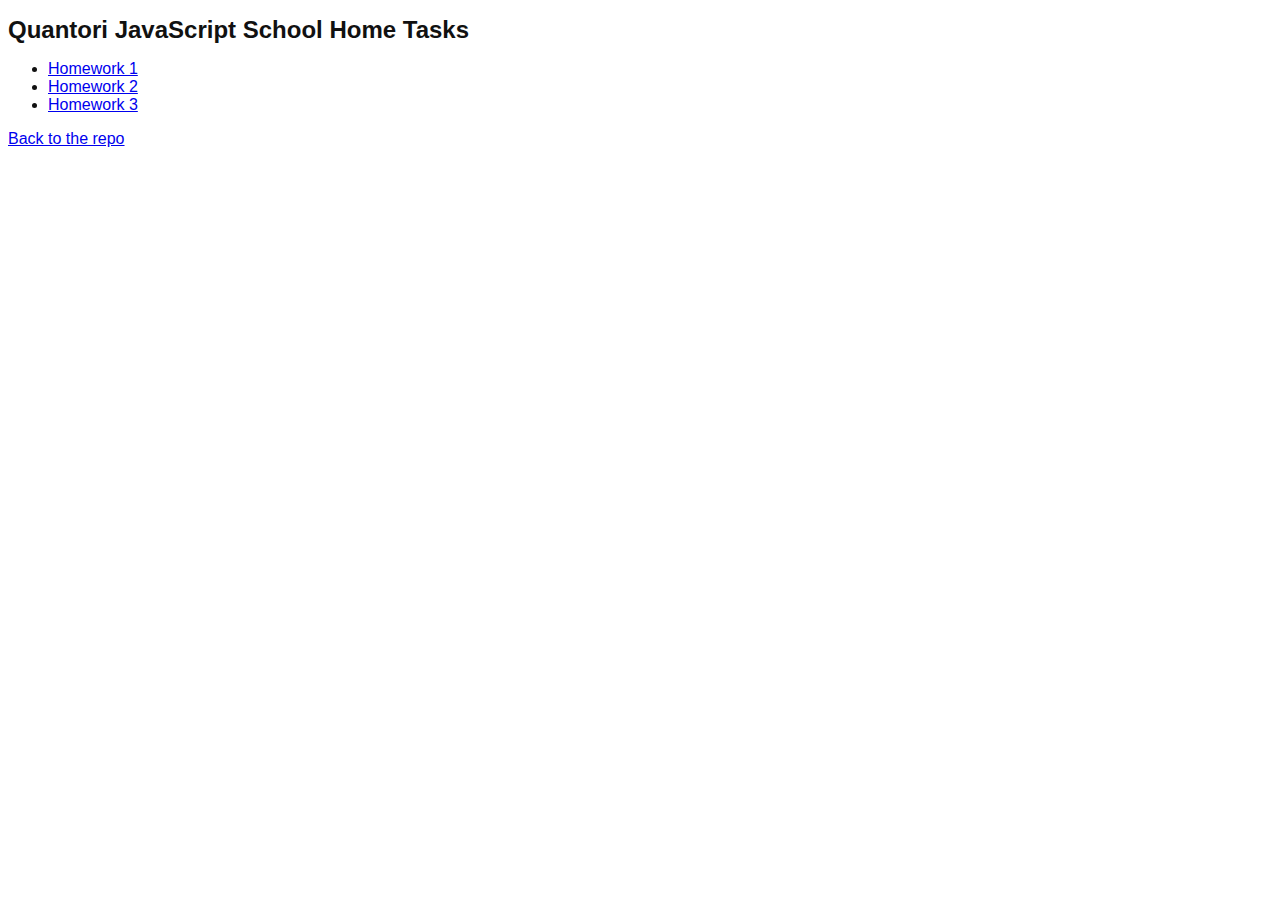
<file: index.html>
<!DOCTYPE html>
<html lang="en">
<head>
    <meta charset="UTF-8">
    <meta http-equiv="X-UA-Compatible" content="IE=edge">
    <meta name="viewport" content="width=device-width, initial-scale=1.0">
    <title>JS School Homework</title>
    <link rel="stylesheet" href="style.css">
</head>
<body>
    <h1>Quantori JavaScript School Home Tasks</h1>
	<ul>
		<li><a href="./hw1/index.html">Homework 1</a></li>
        <li><a href="./hw2/index.html">Homework 2</a></li>
        <li><a href="./hw3/index.html">Homework 3</a></li>
	</ul>
    <div><a href="https://github.com/georgiyponomarev/js-school-hw1">Back to the repo</a></div>
</body>
</html>
</file>
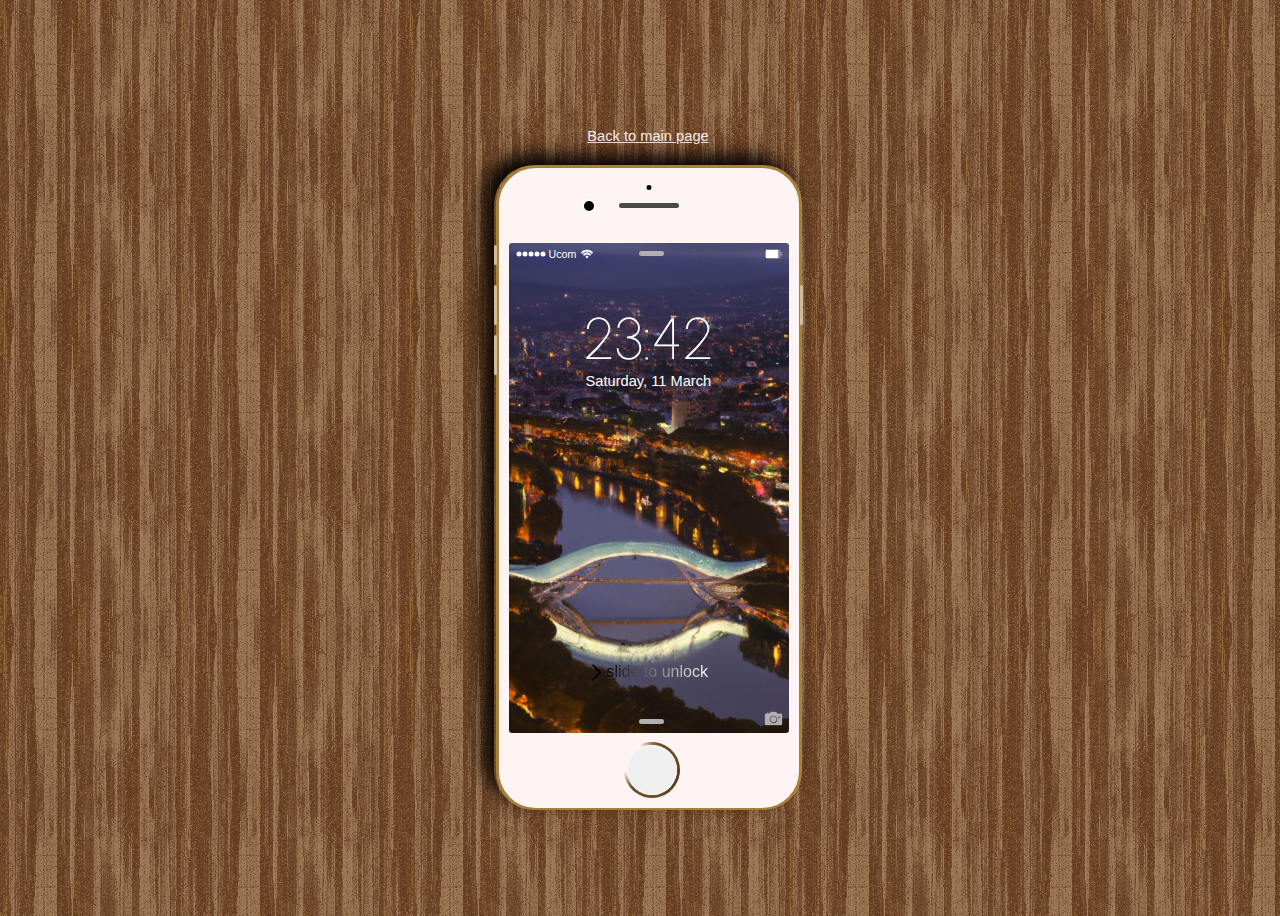
<file: hw1/index.html>
<!DOCTYPE html>
<html lang="en">
<head>
    <meta charset="UTF-8">
    <meta http-equiv="X-UA-Compatible" content="IE=edge">
    <meta name="viewport" content="width=device-width, initial-scale=1.0">
    <link rel="stylesheet" href="style.css">
    <title>Homework 1</title>
</head>
<body>
    <div class="table">
        <div class="main-page"><a class="main-page-link" href="./../index.html">Back to main page</a></div>
        <div class="smartphone-side-buttons">
            <div class="smartphone">
            <div class="screen" id="mobileScreen"></div>
                <div class="screen-items">
                    <div class="mobile-operator">
                        <img class="signal-circle" src="icons/circle.svg" width="10px" height="10px">
                        <img class="signal-circle" src="icons/circle.svg" width="10px" height="10px">
                        <img class="signal-circle" src="icons/circle.svg" width="10px" height="10px">
                        <img class="signal-circle" src="icons/circle.svg" width="10px" height="10px">
                        <img class="signal-circle rightmost" src="icons/circle.svg" width="10px" height="10px">
                        <span class="operator">Ucom</span>
                        <img src="icons/wifi-svgrepo-com.svg" alt="wifi logo" width="12px" height="12px">        
                    </div>
                    <div class="upper-bar"></div>
                    <div class="battery">
                        <img src="icons/battery.svg" alt="battery" width="20px" height="20px">
                    </div>
                    <div class="clock">
                        <span class="current-time">23:42</span>
                    </div>
                    <div class="date">
                        <span class="today">Saturday, 11 March</span>
                    </div>
                    <div class="slide-to-unlock">
                        <img class="angle" src="icons/angle.svg" width="35px" height="35px">
                        <span class="slide-to-unlock-text">slide to unlock</span>
                    </div>
                    <div class="lower-bar"></div>
                    <div class="camera-icon">
                        <img src="icons/camera.svg" alt="camera" width="25px" height="17px">
                    </div>
                </div>
            <div class="button">
                <button class="main-button" onclick="changeBackground()"></button>
            </div>
            <div class="camera1"></div>
            <div class="camera2"></div>
            <div class="speaker"></div>
        </div>
        <div class="button-volume-up"></div>
        <div class="button-volume-down"></div>
        <div class="button-on-off"></div>
        <div class="button-above-volume"></div>
    </div>
    <script src="switch_wallpaper.js"></script>
</body>
</html>
</file>
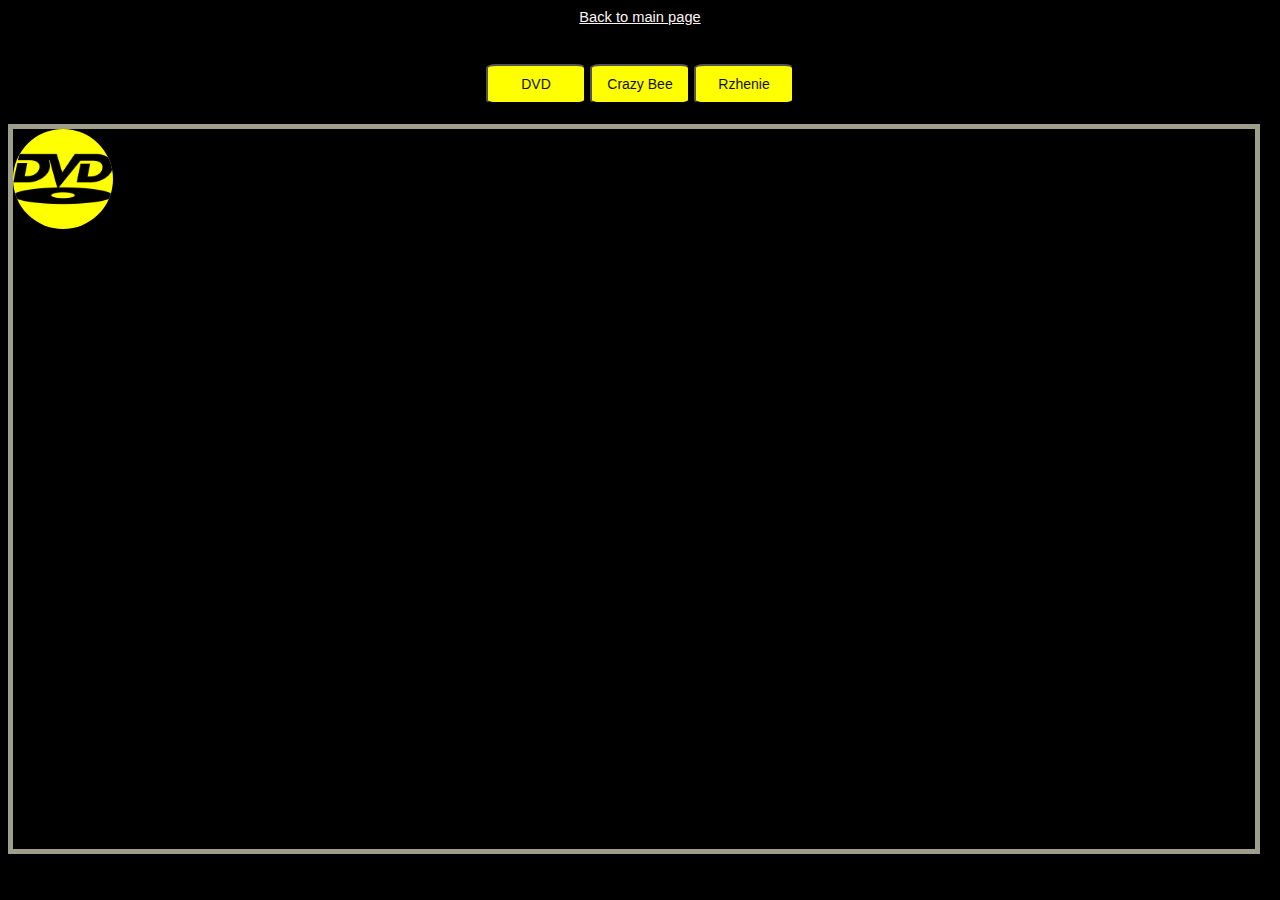
<file: hw2/index.html>
<!DOCTYPE html>
<html lang="en">
<head>
    <meta charset="UTF-8">
    <meta http-equiv="X-UA-Compatible" content="IE=edge">
    <meta name="viewport" content="width=device-width, initial-scale=1.0">
    <title>DVD Screensaver Animation</title>
    <link rel="stylesheet" href="style.css">
</head>
<body>
    <div class="main-page"><a class="main-page-link" href="./../index.html">Back to main page</a></div>s
    <div class="controls">
        <button onclick="hideShowDvd()">DVD</button>
        <button onclick="hideShowBee()">Crazy Bee</button>
        <button onclick="hideShowRzhenie()">Rzhenie</button>
    </div>
    <div class="box">
        <img id="dvd" class="dvd" src="./assets/dvd-logo-dark.png">
        <img id="bee" class="pchela" src="./assets/pchela.png">
        <img id="rzhenie" class="rzhenie" src="./assets/rzhenie.png">
    </div>
    <audio id="bounce-sound" src="./assets/sample1.mp3" type="audio/mp3"></audio>
    <audio id="fools" src="./assets/duraki.mp3" loop></audio>
    <audio id="laugh" src="./assets/rzhenie.mp3"></audio>
    <script src="script.js"></script>
</body>
</html>
</file>
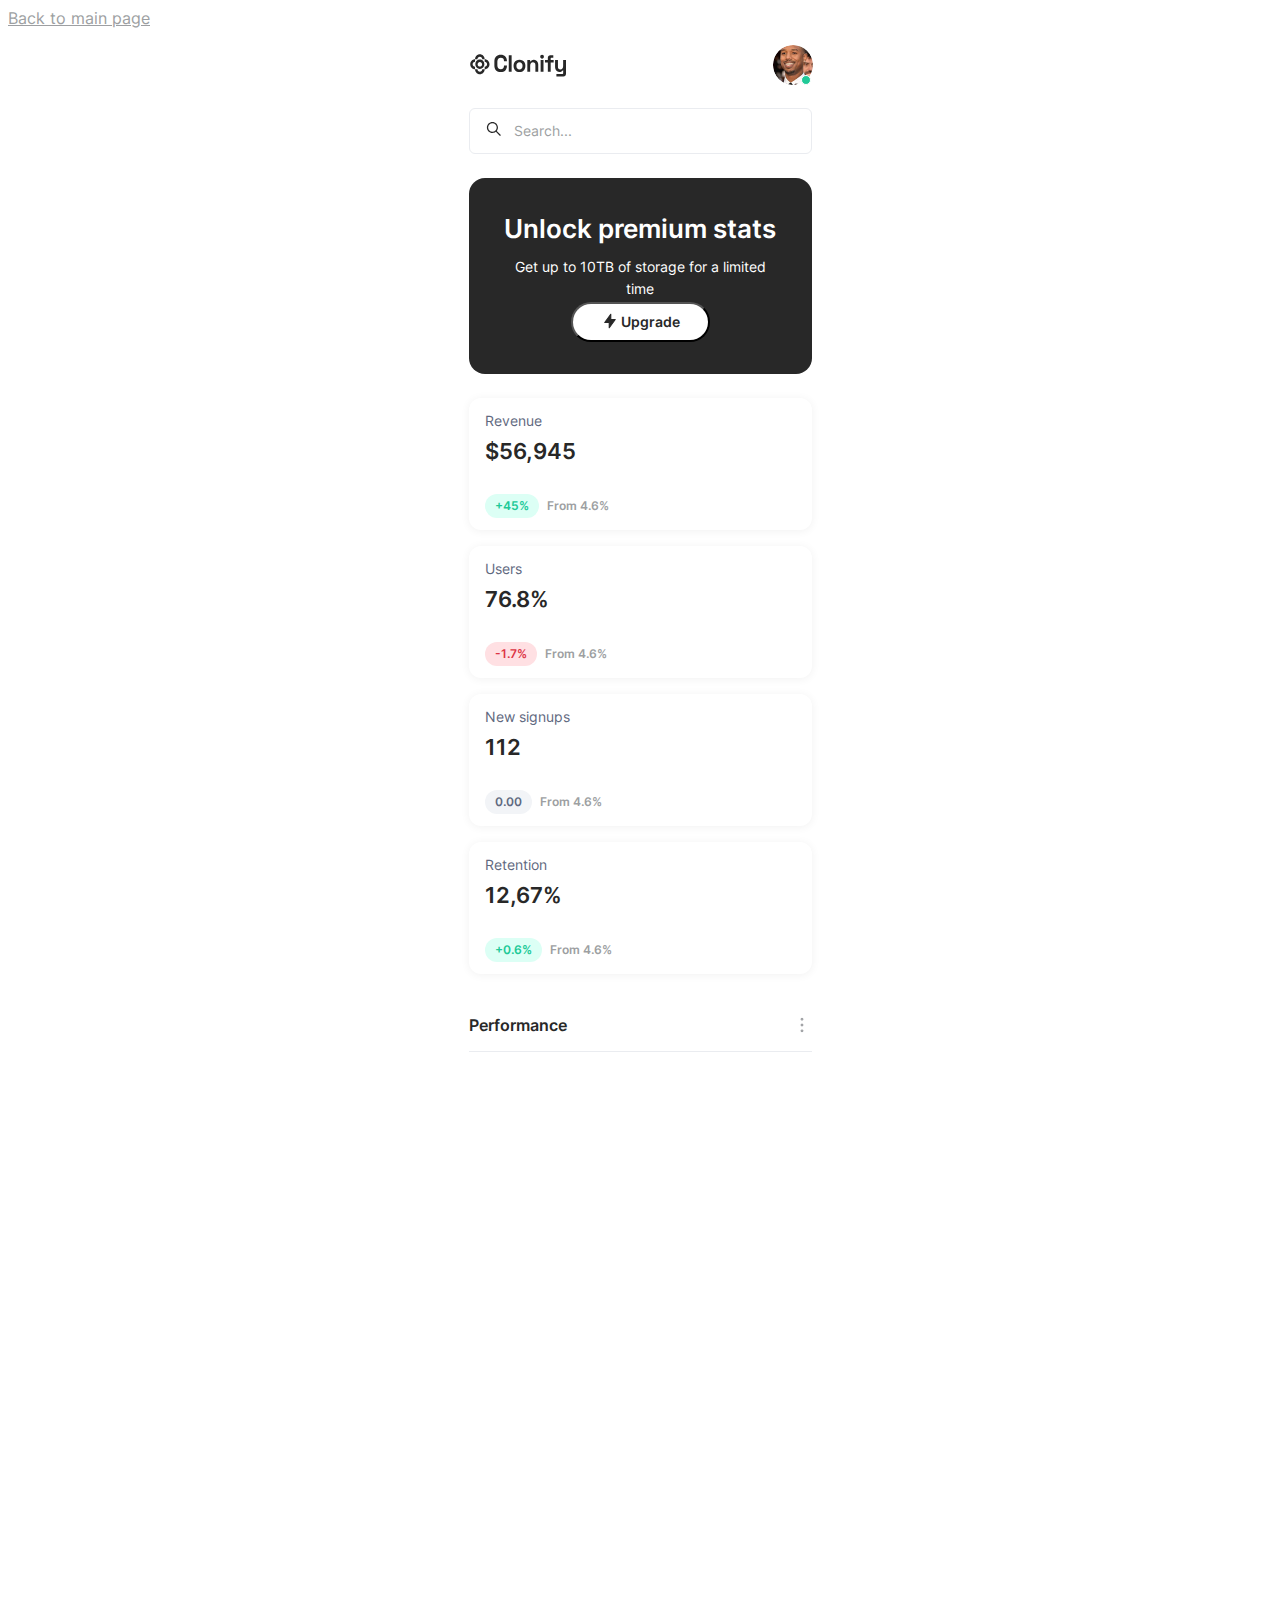
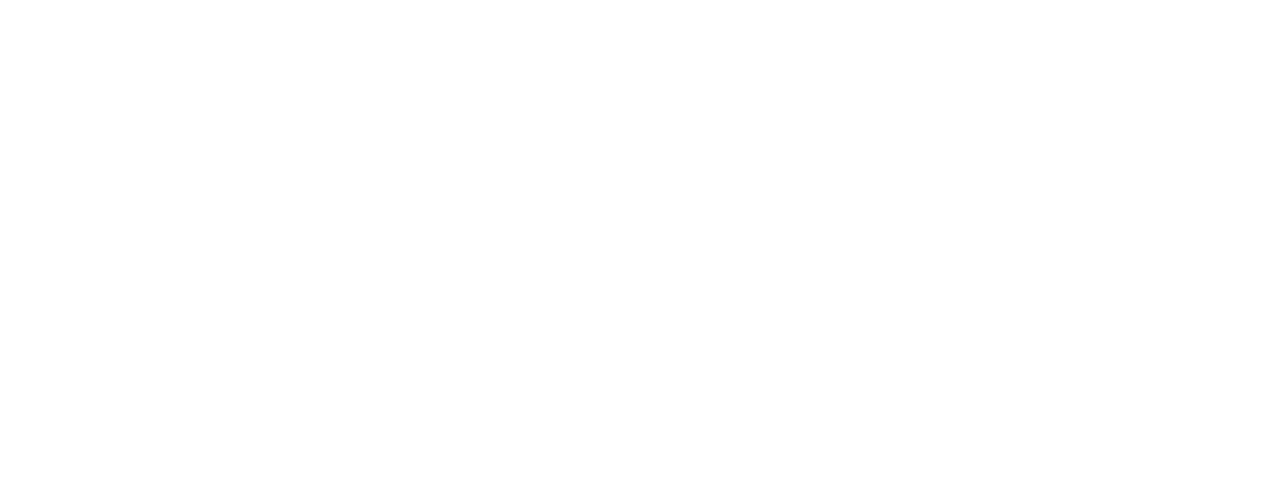
<file: hw3/index.html>
<!DOCTYPE html>
<html lang="en">
<head>
    <meta charset="UTF-8">
    <meta http-equiv="X-UA-Compatible" content="IE=edge">
    <meta name="viewport" content="width=device-width, initial-scale=1.0">
    <title>Clonify</title>
    <link rel="stylesheet" href="./styles/main_style.css">
    <link rel="stylesheet" href="./styles/header.css">
    <link rel="stylesheet" href="./styles/form.css">
    <link rel="stylesheet" href="./styles/banner.css">
    <link rel="stylesheet" href="./styles/metrics.css">
    <link rel="stylesheet" href="./styles/performance.css">
</head>
<body>
    <div class="main-page"><a class="main-page-link" href="./../index.html">Back to main page</a></div>
    <div class="container">

        <div class="header">
            <div class="header__branding">
                <img class="header__branding-logo" src="./assets/header/Logo.svg" alt="Clonify ogo">
            </div>
            <div class="header__avatar">
                <div class="header__avatar-image-placeholder">
                    <img class="header__avatar-photo" src="./assets/header/avatar.png" alt="Avatar">
                </div>
                <div class="header__avatar-indicator"></div>
            </div>
        </div>

        <div class="form">
            <div class="form__title">Label</div>
            <div class="form__input">
                <div class="form__icon-plus-input">
                    <div class="form__icon-search">
                        <img class="form__icon-search-image" src="./assets/form/search_icon.svg">
                    </div>
                    <div class="form__email">
                        Search...
                    </div>
                </div>
                <div class="form__icon-arrow-right">
                    <img src="./assets/banner/arrow-right.svg">
                </div>
            </div>
        </div>

        <div class="banner">
            <div class="banner__content">
                <span class="banner__content-heading">
                    Unlock premium stats
                </span>
                <span class="banner__content-subheading">
                    Get up to 10TB of storage for a limited time
                </span>
            </div>
            <button class="banner__button">
                <div class="banner__button-icon-placeholder">
                    <img class="banner__button-icon" src="./assets/banner/lightning.svg">
                </div>
                <div class="banner__button-text">Upgrade</div>
                <div class="banner__button-arrow-right">
                    <img src="./assets/banner/arrow-right.svg">
                </div>
            </button>
        </div>

        <div class="metrics">
            <div class="metrics__card">
                <div class="metrics__card-content">
                    <div class="metrics__card-header">
                        <span class="metrics__card-title">Revenue</span>
                        <span class="metrics__card-number">$56,945</span>
                    </div>
                    <div class="metrics__card-info">
                        <div class="metrics__card-badge">
                            <div class="metrics__card-badge-content">
                                <div class="metrics__card-badge-indicator--disabled"></div>
                                <img class="metrics__card-badge-trend-up--disabled" src="./assets/metrics/icon_trend_up.png">
                                <span class="metrics__card-badge-text">+45%</span>
                                <img class="metrics__card-badge-close--disabled" src="./assets/metrics/icon_close.png">
                            </div>   
                        </div>
                        <div class="metrics__card-info-text">
                            From 4.6%
                        </div>
                    </div>
                </div>
            </div>

            <div class="metrics__card">
                <div class="metrics__card-content">
                    <div class="metrics__card-header">
                        <span class="metrics__card-title">Users</span>
                        <span class="metrics__card-number">76.8%</span>
                    </div>
                    <div class="metrics__card-info">
                        <div class="metrics__card-badge--negative">
                            <div class="metrics__card-badge-content">
                                <div class="metrics__card-badge-indicator--disabled"></div>
                                <img class="metrics__card-badge-trend-up--disabled" src="./assets/metrics/icon_trend_up.png">
                                <span class="metrics__card-badge-text--negative">-1.7%</span>
                                <img class="metrics__card-badge-close--disabled" src="./assets/metrics/icon_close.png">
                            </div>   
                        </div>
                        <div class="metrics__card-info-text">
                            From 4.6%
                        </div>
                    </div>
                </div>
            </div>

            <div class="metrics__card">
                <div class="metrics__card-content">
                    <div class="metrics__card-header">
                        <span class="metrics__card-title">New signups</span>
                        <span class="metrics__card-number">112</span>
                    </div>
                    <div class="metrics__card-info">
                        <div class="metrics__card-badge--unchanged">
                            <div class="metrics__card-badge-content">
                                <div class="metrics__card-badge-indicator--disabled"></div>
                                <img class="metrics__card-badge-trend-up--disabled" src="./assets/metrics/icon_trend_up.png">
                                <span class="metrics__card-badge-text--unchanged">0.00</span>
                                <img class="metrics__card-badge-close--disabled" src="./assets/metrics/icon_close.png">
                            </div>   
                        </div>
                        <div class="metrics__card-info-text">
                            From 4.6%
                        </div>
                    </div>
                </div>
            </div>

            <div class="metrics__card">
                <div class="metrics__card-content">
                    <div class="metrics__card-header">
                        <span class="metrics__card-title">Retention</span>
                        <span class="metrics__card-number">12,67%</span>
                    </div>
                    <div class="metrics__card-info">
                        <div class="metrics__card-badge">
                            <div class="metrics__card-badge-content">
                                <div class="metrics__card-badge-indicator--disabled"></div>
                                <img class="metrics__card-badge-trend-up--disabled" src="./assets/metrics/icon_trend_up.png">
                                <span class="metrics__card-badge-text">+0.6%</span>
                                <img class="metrics__card-badge-close--disabled" src="./assets/metrics/icon_close.png">
                            </div>   
                        </div>
                        <div class="metrics__card-info-text">
                            From 4.6%
                        </div>
                    </div>
                </div>
            </div>
        </div>

        <div class="performance">
            <div class="performance__header">
                <div class="performance__header-text">Performance</div>
                <div class="performance__header-dots">
                    <img class="" src="./assets/performance/icon_dots.svg">
                </div>
            <div class="performance__graph">
                <!-- <div class="performance__graph-content">
                    <img class="performance__graph-image" src="./assets/performance/graph.svg">
                </div> -->
            </div>
            <div class="performance__legend"></div>
        </div>
        
        <div class="table"></div>
    </div>
</body>
</html>
</file>
<file: style.css>
body {
    color: #111111;
    font-family: "Roboto", Arial, sans-serif;
    font-weight: 300;
    font-size: 12pt;
}

h1 {
    font-size: 18pt;
}
</file>
<file: hw1/style.css>
body {
    background-color: rgb(98, 58, 31);
    background-image: url('images/wood-pattern.png'); 
    height: 100vh; 
    width: 100vw;
    display: flex; 
    justify-content: center;
    align-items: center;
  }

.main-page {
    text-align: center;
    padding: 20px;
}

.main-page-link {
    color: #fff4f4;
    font-family: "Roboto", Arial, sans-serif;
    font-weight: 300;
    font-size: 11pt;    
}

.smartphone-side-buttons {
    position: relative;
    width: 309px;
    height: 645px;
    overflow: hidden;
    border-radius: 40px;
    box-shadow: -10px -10px 20px; 
}

.button-volume-up {
    position: absolute; 
    top: 120px; 
    left: 0px;
    width: 3px; 
    height: 40px; 
    background-color: #d1bc99; 
    border-radius: 5px; 
}

.button-volume-up:hover {
    box-shadow: -2px -2px 5px #000000;
}

.button-volume-down {
    position: absolute; 
    top: 170px; 
    left: 0px;
    width: 3px; 
    height: 40px; 
    background-color: #d1bc99; 
    border-radius: 5px;
}

.button-volume-down:hover {
    box-shadow: -2px -2px 5px #000000;
}

.button-on-off {
    position: absolute; 
    top: 120px; 
    right: 0px;
    width: 3px; 
    height: 40px; 
    background-color: #d1bc99; 
    border-radius: 5px; 
}

.button-on-off:hover {
    box-shadow: 2px 2px 5px #000000;
}

.button-above-volume {
    position: absolute; 
    top: 80px; 
    left: 0px;
    width: 3px; 
    height: 20px; 
    background-color: #d1bc99; 
    border-radius: 5px; 
}

.button-above-volume:hover {
    box-shadow: 2px 2px 5px #000000;
}
  
.smartphone {
    position: relative; 
    left: 2px;
    width: 300px; 
    height: 640px; 
    background-color: #fff4f4; 
    border: 3px solid #a98039;
    border-radius: 40px; 
    overflow: hidden;
}
    
#mobileScreen {
    background-image: url('images/tbilisi.jpg');
    position: absolute; 
    top: 75px;
    left: 10px; 
    width: 280px; 
    height: 490px; 
    background-color: #1b1919; 
    border-radius: 3px;
}

.screen-items {
    position: absolute;
}

.mobile-operator {
    position: absolute;
    left: 15px;
    top: 80px;
    color: white;
    display: flex;
}

.signal-circle{
    position: relative;
    top: 1px;
    margin-right: -4px;
}

.operator {
    margin-left: 5px;
    margin-right: 5px;
    font-family: sans-serif;
    font-size: 8pt;
}

.battery {
    position: absolute;
    left: 265px;
    top: 76px;
}

.upper-bar {
    position: absolute; 
    top: 83px; 
    left: 140px;
    width: 25px; 
    height: 5px; 
    background-color: #b1afaf; 
    border-radius: 5px; 
}

.clock {
    position: absolute;
    left: 85px;
    top: 135px;
    font-family: "Urbanist", sans-serif;
    font-size: 44pt;
    color: #FFFFFF;
}

.date {
    position: absolute;
    left: 87px;
    top: 205px;
    max-width: max-content;
    font-family: "Roboto", Arial, sans-serif;
    font-weight: 300;
    font-size: 11pt;
    color: #FFFFFF;
    white-space: nowrap;
}

.slide-to-unlock {
    position: absolute;
    left: 80px;
    top: 495px;
    display: flex;
    font-family: "Roboto", Arial, sans-serif;
    font-weight: 300;
    font-size: 12pt;
}

.angle {
    position: relative;
    top: -8px;
    margin-right: -7px;
}

.slide-to-unlock-text {
    white-space: nowrap;
    background-image: linear-gradient(to right, #000000, #ffffff);
    -webkit-background-clip: text;
    background-clip: text;
    color: transparent;
}

.camera-icon {
    position: absolute;
    left: 262px;
    top: 542px;
}

.lower-bar {
    position: absolute; 
    top: 551px; 
    left: 140px;
    width: 25px; 
    height: 5px; 
    background-color: #b1afaf; 
    border-radius: 5px; 
}

.button {
    position: absolute; 
    bottom: 10px; 
    left: calc(50% - 25px); 
    width: 50px;
    height: 50px;
    border: 3px solid transparent;
    border-radius: 50%;
    background-image: 
        linear-gradient(#fff4f4, #fff4f4), 
        radial-gradient(circle at top, #fff4f4, #fff4f4, #6d4f27, #6d4f27 ,#422f19);
    transform: rotate(-60deg);
    background-origin: border-box;
    background-clip: content-box, border-box;
    display: inline-block;
}

.main-button {
    width: 50px;
    height: 50px;
    border-radius: 50%;
    border: 1px solid #fff4f4;
    cursor: pointer;
}

.main-button:hover {
    box-shadow: 1px 1px 5px #000000;
}

.camera1 {
    position: absolute; 
    top: 15px; 
    left: 50%; 
    transform: translateX(-50%); 
    width: 5px; 
    height: 5px;
    border: 2px solid #FFFFFF; 
    border-radius: 50%;
    background-color: #000000; 
}

.camera2 {
    position: absolute; 
    top: 31px; 
    left: 30%; 
    transform: translateX(-50%); 
    width: 10px; 
    height: 10px; 
    border: 2px solid #FFFFFF; 
    border-radius: 50%; 
    background-color: #000000; 
}

.speaker {
    position: absolute;
    top: 35px; 
    left: 40%;
    width: 60px; 
    height: 5px; 
    background-color: #4a4a4a; 
    border-radius: 5px; 
}

@font-face {
    font-family: 'Urbanist';
    src: url('fonts/Urbanist/Urbanist-VariableFont_wght.ttf') format('truetype');
    font-weight: 100;
}
</file>
<file: hw2/style.css>
/* color variables */
:root {
    --bg-dark: #000000;
    --bg-light: #ffffff;
    --color-1: #ffff00;
    --color-2: #ff0000;
    --color-3: #009000;
    --color-4: #d116d1;
    --color-5: #4682b4;
    --color-6: #dc143c;
    --color-7: #00ffff;
}
 
body {
    background-color: var(--bg-dark);
    overflow: hidden;
}

.main-page {
    text-align: center;
}

.main-page-link {
    color: #fff4f4;
    font-family: "Roboto", Arial, sans-serif;
    font-weight: 300;
    font-size: 11pt;    
}

.controls {
    padding: 20px;
    text-align: center;
}

button {
    color: #111111;
    background-color: #ffff00;
    border-radius: 10%;
    width: 100px;
    height: 40px;
    font-size: 14px;
    font-weight: 500;
}

button:hover {
    background-color: #ffc400;
    cursor: pointer;
}

.box {
    position: absolute;
    width: 97vw;
    height: 80vh;
    border: #9e9e8c 5px solid;
}

.dvd {
    background-color: var(--color-1);
    position: absolute; 
    border-radius: 50%;
    width: 100px;
    height: 100px;
    top: 0;
    left: 0;
    animation: anim-0 5s forwards infinite alternate-reverse linear;
}

.pchela {
    background-color: var(--color-1);
    position: absolute; 
    border-radius: 50%;
    width: 100px;
    height: 100px;
    top: 0;
    left: 0;
    display: none;
    animation: anim-1 10s forwards infinite alternate-reverse linear;
 }

 .rzhenie {
    background-color: var(--color-1);
    position: absolute; 
    border-radius: 50%;
    width: 100px;
    height: 100px;
    top: 0;
    left: 0;
    display: none;
    animation: anim-2 15s forwards infinite alternate-reverse linear;
 }


 /* animation */
 @keyframes anim-0 {
    0% {
        top: 0;
        left: 0;
        background-color: var(--color-1);
    }

    20% {
        top: 30%;
        left: calc(97vw - 100px);
        background-color: var(--color-2);
        border-radius: 30%;
    }

    40% {
        top: 0;
        left: 70%;
        background-color: var(--color-3);
        border-radius: 15%;
    }

    60% {
        top: calc(80vh - 100px);
        left: 50vw;
        background-color: var(--color-4);
        border-radius: 5%;
    }

    80% {
        top: 70%;
        left: 0;
        background-color: var(--color-5);
        border-radius: 15%;
    }

    100% {
        top: 20vh;
        left: calc(97vw - 100px);
        background-color: var(--color-6);
        border-radius: 30%;
    }
}

@keyframes anim-1 {
    0% {
        top: calc(80vh - 100px);
        left: calc(97vw - 100px);
        background-color: var(--color-1);
    }

    25% {
        top: 60%;
        left: 0;
        background-color: var(--color-2);
        border-radius: 20%;
    }

    50% {
        top: 0;
        left: 40%;
        background-color: var(--color-3);
        border-radius: 10%;
    }

    75% {
        top: 20%;
        left: calc(97vw - 100px);
        background-color: var(--color-4);
        border-radius: 20%;
    }

    100% {
        top: calc(80vh - 100px);
        left: 80%;
        background-color: var(--color-5);
        border-radius: 40%;
    }

}

@keyframes anim-2 {
    0% {
        top: 0;
        left: calc(97vw - 100px);
        background-color: var(--color-1);
    }

    16% {
        top: calc(80vh - 100px);
        left: 10%;
        background-color: var(--color-3);
        border-radius: 40%;
    }

    33% {
        top: 60%;
        left: calc(97vw - 100px);
        background-color: var(--color-6);
        border-radius: 20%;
    }

    50% {
        top: 40%;
        left: 0;
        background-color: var(--color-2);
        border-radius: 10%;
    }

    67% {
        top: calc(80vh - 100px);
        left: calc(97vw - 100px);
        background-color: var(--color-5);
        border-radius: 20%;
    }

    84% {
        top: 0;
        left: 10%;
        background-color: var(--color-4);
        border-radius: 40%;
    }

    100% {
        top: 20vh;
        left: calc(97vw - 100px);
        background-color: var(--color-7);
        border-radius: 40%;
    }
}
</file>
<file: hw3/styles/main_style.css>
.container {
    /* Mobile */
    /* Auto layout */
    margin: auto;
    display: flex;
    flex-direction: column;
    align-items: center;
    padding: 16px;
    gap: 24px;
    position: relative;
    width: 343px;
    height: 2025px;
    background: #FFFFFF;
}

.main-page-link {
    font-family: 'Inter';
    font-style: normal;
    color: #9D9FA2;
    text-align: center;
}

@font-face {
    font-family: 'Inter';
    src: url('./../fonts/Inter/Inter-VariableFont_slnt\,wght.ttf');
}
</file>
<file: hw3/styles/header.css>
.header {
    position: relative;
    /* Header */
    width: 343px;
    height: 40px;

    /* Inside auto layout */
    flex: none;
    order: 0;
    align-self: stretch;
    flex-grow: 0;
}

.header__branding {
    position: absolute;
    width: 99px;
    height: 30px;
    left: 0px;
    top: calc(50% - 30px/2);
}

.header__branding-logo {
    position: absolute;
    width: 99.2px;
    height: 22.25px;
    left: 0px;
    top: 5.26px;
}

.header__avatar {
    position: absolute;
    width: 40px;
    height: 40px;
    right: 0px;
    top: calc(50% - 40px/2);

    border-radius: 38.6667px;
}

.header__avatar-image-placeholder {
    /* Image Placeholder */
    box-sizing: border-box;

    position: absolute;
    width: 40px;
    height: 40px;
    left: 0px;
    top: 0px;

    border: 1.5px solid #FFFFFF;
    border-radius: 100px;
}

.header__avatar-photo {
    position: absolute;
    left: 0%;
    right: 0%;
    top: 0%;
    bottom: 0%;
    border-radius: 66.6667px;
}

.header__avatar-indicator {
    /* Indicator */

    position: absolute;
    width: 8px;
    height: 8px;
    right: 1px;
    top: 31px;

    background: #20C997;
    border: 1.33333px solid #FFFFFF;
    border-radius: 66.6667px;
}
</file>
<file: hw3/styles/form.css>
.form {
/* Auto layout */

display: flex;
flex-direction: column;
align-items: flex-start;
padding: 0px;
gap: 8px;

width: 343px;
height: 46px;

/* Inside auto layout */

flex: none;
/* order: 1; */
align-self: stretch;
flex-grow: 0;
}

.form__title {
    display: none;
    /* Form/Elements/Title */
    width: 343px;
    height: 22px;

    /* Text/14px/Semibold */

    font-family: 'Inter';
    font-style: normal;
    font-weight: 600;
    font-size: 14px;
    line-height: 22px;
    /* identical to box height, or 157% */

    /* Text Blue */
    color: #5F6980;

    /* Inside auto layout */
    flex: none;
    /* order: 0; */
    align-self: stretch;
    flex-grow: 0;
}

.form__input {
    /* Input */
    box-sizing: border-box;

    /* Auto layout */

    display: flex;
    flex-direction: row;
    align-items: center;
    padding: 0px 16px;
    gap: 8px;

    width: 343px;
    height: 46px;

    background: #FFFFFF;
    border: 1px solid #EAECF0;
    border-radius: 6px;

    /* Inside auto layout */

    flex: none;
    /* order: 1; */
    align-self: stretch;
    flex-grow: 0;
}

.form__icon-plus-input {
    /* Icon+Input */
    /* Auto layout */

    display: flex;
    flex-direction: row;
    align-items: center;
    padding: 0px;
    gap: 8px;

    width: 283px;
    height: 22px;


    /* Inside auto layout */

    flex: none;
    /* order: 0; */
    flex-grow: 1;
}

.form__icon-search {
    /* Icon/search */
    width: 20px;
    height: 20px;

    /* Inside auto layout */

    flex: none;
    /* order: 0; */
    flex-grow: 0;
}

.form__email {
    /* Your email */
    width: 255px;
    height: 22px;

    /* Text/14px/Regular */

    font-family: 'Inter';
    font-style: normal;
    font-weight: 400;
    font-size: 14px;
    line-height: 22px;
    /* identical to box height, or 157% */

    color: #9D9FA2;
    /* Inside auto layout */

    flex: none;
    /* order: 1; */
    flex-grow: 1;
}

.form__icon-arrow-right {

    display: none;
    /* Icon/arrow-right */
    width: 20px;
    height: 20px;
    /* Inside auto layout */
    flex: none;
    /* order: 1; */
    flex-grow: 0;
}
</file>
<file: hw3/styles/banner.css>
.banner {
    /* Banner */
    /* Auto layout */

    display: flex;
    flex-direction: column;
    justify-content: center;
    align-items: center;
    gap: 24px;

    padding: 32px;

    background: #282828;
    border-radius: 16px;

    /* Inside auto layout */

    flex: none;
    /* order: 2; */
    align-self: stretch;
    flex-grow: 0;
}


.banner__content {
    /* Content */
    /* Auto layout */

    display: flex;
    flex-direction: column;
    align-items: center;
    gap: 8px;
    /* padding: 32px; */

    /* width: 279px; */
    height: 68px;

    /* Inside auto layout */

    flex: none;
    /* order: 0; */
    align-self: stretch;
    /* flex-grow: 1; */
}

.banner__content-heading {
    /* width: 279px; */
    /* height: 38px; */

    /* Button/Xlarge */

    font-family: 'Inter';
    font-style: normal;
    font-weight: 600;
    font-size: 26px;
    line-height: 38px;
    /* identical to box height, or 146% */

    text-align: center;

    color: #FFFFFF;
    /* Inside auto layout */

    flex: none;
    /* order: 0; */
    align-self: stretch;
    flex-grow: 0;
}

.banner__content-subheading {
    /* Get up to 10TB of storage for a limited time */
    /* width: 279px;
    height: 44px; */

    /* Text/14px/Regular */

    font-family: 'Inter';
    font-style: normal;
    font-weight: 400;
    font-size: 14px;
    line-height: 22px;
    /* or 157% */

    text-align: center;

    color: #FFFFFF;


    /* Inside auto layout */

    flex: none;
    /* order: 1; */
    align-self: stretch;
    flex-grow: 0;
}

.banner__button {
    /* Button */
    /* Auto layout */

    display: flex;
    flex-direction: row;
    justify-content: center;
    align-items: center;
    padding: 8px 20px;
    gap: 2px;

    width: 139px;
    height: 40px;

    background: #FFFFFF;
    border-radius: 39px;

    /* Inside auto layout */

    flex: none;
    /* order: 1; */
    flex-grow: 0;
}

.banner__button-icon-placeholder {
    /* Icon/bolt */
    width: 18px;
    height: 18px;

    /* Inside auto layout */

    flex: none;
    /* order: 0; */
    flex-grow: 0;
}

.banner__button-text {
    width: 59px;
    height: 24px;

    /* Button/XSmall */

    font-family: 'Inter';
    font-style: normal;
    font-weight: 600;
    font-size: 14px;
    line-height: 24px;
    /* identical to box height, or 171% */

    text-align: center;

    color: #282828;

    /* Inside auto layout */

    flex: none;
    /* order: 1; */
    flex-grow: 0;
}

.banner__button-arrow-right {
    display: none;
    width: 18px;
    height: 18px;
    /* Inside auto layout */

    flex: none;
    /* order: 2; */
    flex-grow: 0;
}
</file>
<file: hw3/styles/metrics.css>
.metrics {
    /* Metrics */

    /* Auto layout */

    display: flex;
    flex-direction: column;
    align-items: flex-start;
    padding: 0px;
    gap: 16px;

    /* Inside auto layout */

    flex: none;
    /* order: 3; */
    align-self: stretch;
    flex-grow: 0;
}

.metrics__card {
    /* Metric Cards */

    /* Auto layout */

    display: flex;
    flex-direction: column;
    align-items: flex-start;
    padding: 12px 16px;
    gap: 8px;

    background: #FFFFFF;
    /* Shadow/01 */

    box-shadow: 0px 1px 10px rgba(0, 0, 0, 0.06);
    border-radius: 12px;

    /* Inside auto layout */

    flex: none;
    /* order: 0; */
    align-self: stretch;
    flex-grow: 0;
}

.metrics__card-content {
    /* Content */
    /* Auto layout */

    display: flex;
    flex-direction: column;
    align-items: flex-start;
    padding: 0px;
    gap: 24px;

    /* Inside auto layout */

    flex: none;
    /* order: 0; */
    align-self: stretch;
    flex-grow: 0;
}

.metrics__card-header {
    /* Header */

    /* Auto layout */

    display: flex;
    flex-direction: column;
    align-items: flex-start;
    padding: 0px;

    /* Inside auto layout */

    flex: none;
    /* order: 0; */
    align-self: stretch;
    flex-grow: 0;
}

.metrics__card-title {
    /* Revenue */
    /* Text/14px/Regular */

    font-family: 'Inter';
    font-style: normal;
    font-weight: 400;
    font-size: 14px;
    line-height: 22px;
    /* identical to box height, or 157% */

    color: #5F6980;

    /* Inside auto layout */

    flex: none;
    /* order: 0; */
    align-self: stretch;
    flex-grow: 0;
}

.metrics__card-number {
    /* $56,945 */

    /* Text/22px/Semibold */

    font-family: 'Inter';
    font-style: normal;
    font-weight: 600;
    font-size: 22px;
    line-height: 38px;
    /* identical to box height, or 173% */

    color: #282828;

    /* Inside auto layout */

    flex: none;
    /* order: 1; */
    align-self: stretch;
    flex-grow: 0;
}

.metrics__card-info {
    /* Info */
    /* Auto layout */

    display: flex;
    flex-direction: row;
    align-items: center;
    padding: 0px;
    gap: 8px;

    /* Inside auto layout */

    flex: none;
    /* order: 1; */
    align-self: stretch;
    flex-grow: 0;
}

.metrics__card-badge {
    /* Badge */

    display: flex;
    flex-direction: row;
    justify-content: center;
    align-items: center;
    padding: 2px 10px;
    gap: 10px;

    background: #DCFFF5;
    border-radius: 100px;

    /* Inside auto layout */

    flex: none;
    /* order: 0; */
    flex-grow: 0
}

.metrics__card-badge--negative {
    display: flex;
    flex-direction: row;
    justify-content: center;
    align-items: center;
    padding: 2px 10px;
    gap: 10px;

    background: #ffe0e3;
    border-radius: 100px;

    flex: none;
    /* order: 0; */
    flex-grow: 0;
}

.metrics__card-badge--unchanged {
    display: flex;
    flex-direction: row;
    justify-content: center;
    align-items: center;
    padding: 2px 10px;
    gap: 10px;

    background: #F2F4F7;
    border-radius: 100px;

    flex: none;
    /* order: 0; */
    flex-grow: 0;
}

.metrics__card-badge-content {
    /* Content */
    /* Auto layout */

    display: flex;
    flex-direction: row;
    align-items: center;
    padding: 0px;
    gap: 4px;

    /* Inside auto layout */

    flex: none;
    /* order: 0; */
    flex-grow: 0;
}

.metrics__card-badge-indicator--disabled {
    display: none;

    /* Indicator */
    width: 8px;
    height: 8px;
    background: #20C997;
    border-radius: 100px;
    flex: none;
    /* order: 0; */
    flex-grow: 0;
}

.metrics__card-badge-trend-up--disabled {
    display: none;
}

.metrics__card-badge-close--disabled{
    display: none;
}

.metrics__card-badge-text {
    /* Hello */

    /* Text/12px/Semibold */

    font-family: 'Inter';
    font-style: normal;
    font-weight: 600;
    font-size: 12px;
    line-height: 20px;
    /* identical to box height, or 167% */

    text-align: center;

    color: #20C997;
    /* Inside auto layout */

    flex: none;
    /* order: 2; */
    flex-grow: 0;
}

.metrics__card-badge-text--negative {
    font-family: 'Inter';
    font-style: normal;
    font-weight: 600;
    font-size: 12px;
    line-height: 20px;
    /* identical to box height, or 167% */

    text-align: center;
    color: #DC3545;

    flex: none;
    /* order: 2; */
    flex-grow: 0;
}

.metrics__card-badge-text--unchanged {
    font-family: 'Inter';
    font-style: normal;
    font-weight: 600;
    font-size: 12px;
    line-height: 20px;
    /* identical to box height, or 167% */

    text-align: center;
    color: #5F6980;

    flex: none;
    /* order: 2; */
    flex-grow: 0;
}

.metrics__card-info-text {
    /* From 4.6% */
    /* Text/12px/Semibold */

    font-family: 'Inter';
    font-style: normal;
    font-weight: 600;
    font-size: 12px;
    line-height: 20px;
    /* identical to box height, or 167% */

    color: #9D9FA2;
    /* Inside auto layout */

    flex: none;
    /* order: 1; */
    flex-grow: 1;
}
</file>
<file: hw3/styles/performance.css>
.performance {
    /* Elements/Chart 2 */

    display: flex;
    flex-direction: column;
    align-items: center;
    padding: 0px 0px 24px;
    gap: 24px;

    background: #FFFFFF;
    border-radius: 12px;

    /* Inside auto layout */

    flex: none;
    /* order: 4; */
    align-self: stretch;
    flex-grow: 0;
}

.performance__header {
    display: flex;
    align-items: center;
    box-sizing: border-box;

    width: 343px;
    height: 54px;

    background: #FFFFFF;
    border-bottom: 1px solid #EAECF0;

    flex: none;
    /* order: 0; */
    align-self: stretch;
    flex-grow: 0;
}

.performance__header-text {
    position: absolute;
    width: 122px;
    height: 26px;
    left: 16px;
    /* top: calc(50% - 26px/2); */

    /* Text/16px/Semibold */

    font-family: 'Inter';
    font-style: normal;
    font-weight: 600;
    font-size: 16px;
    line-height: 26px;
    /* identical to box height, or 162% */


    color: #282828;
}

.performance__header-dots {
    position: absolute;
    width: 20px;
    height: 20px;
    right: 16px;
    /* top: calc(50% - 20px/2); */
}
</file>
